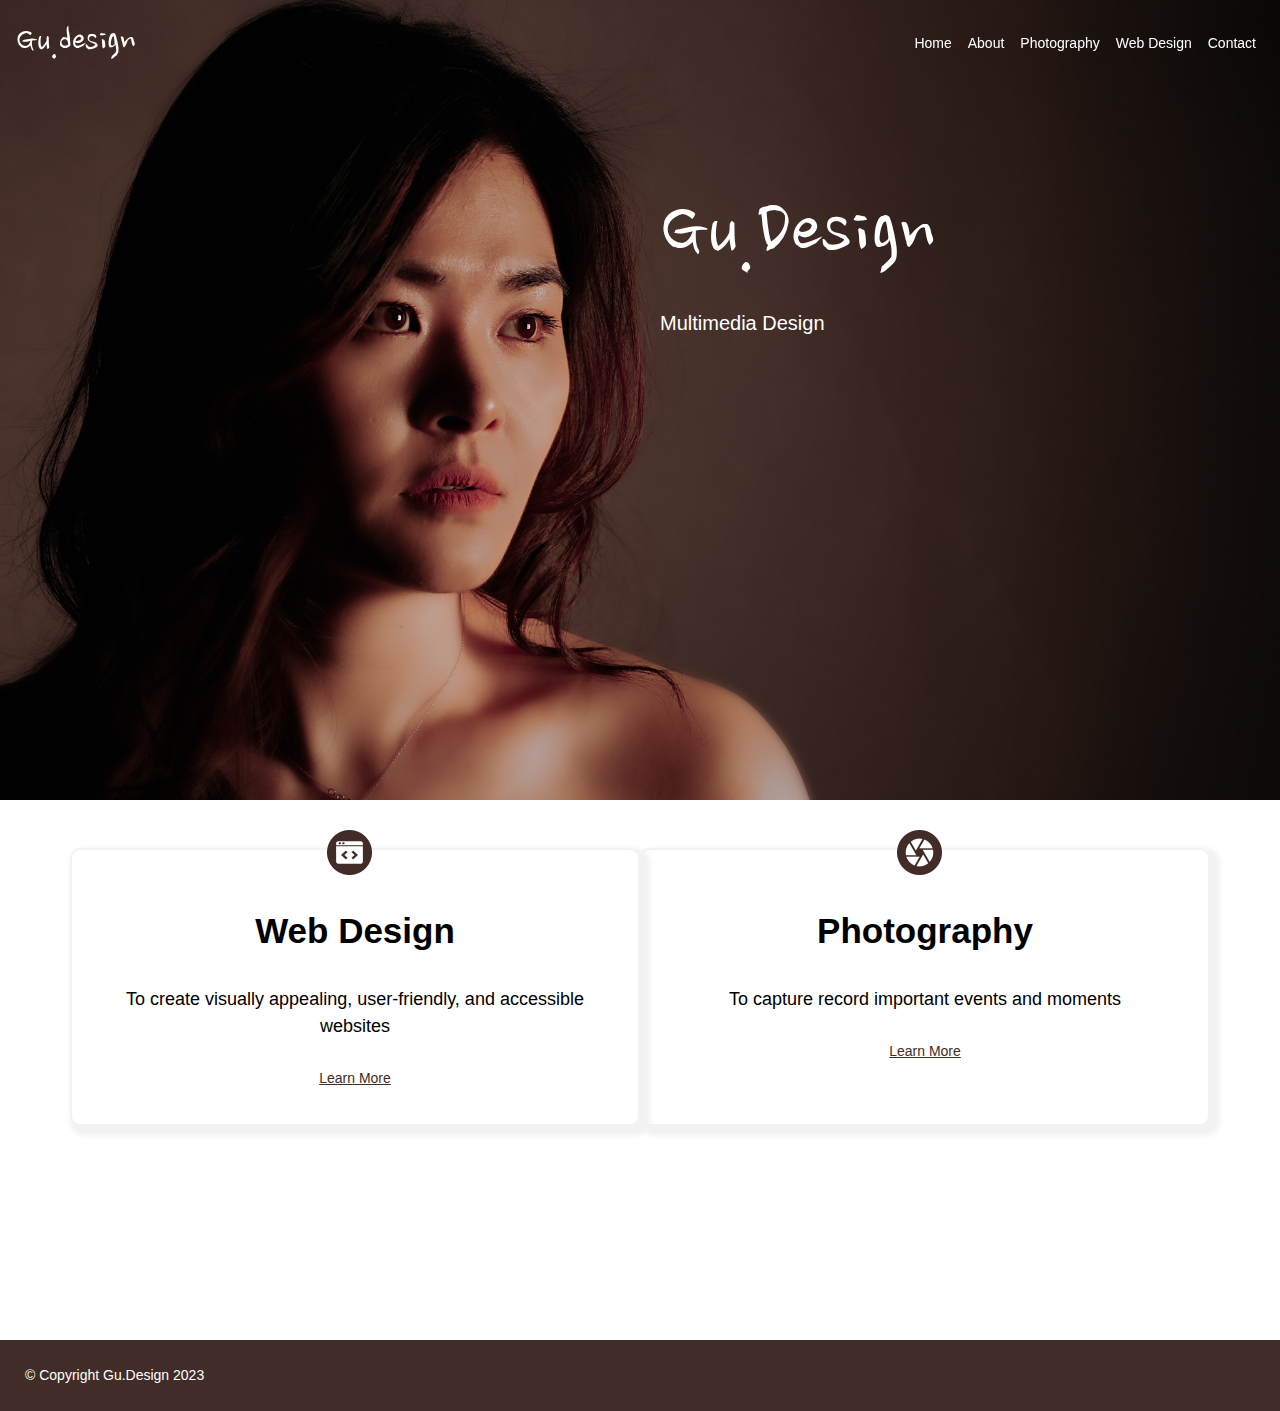
<file: index.html>
<!DOCTYPE html>
<html lang="en">
<head>
    <meta charset="UTF-8">
    <meta http-equiv="X-UA-Compatible" content="IE=edge">
    <meta name="viewport" content="width=device-width, initial-scale=1.0">
    <title>Gu Design</title>
    <link rel="preconnect" href="https://fonts.googleapis.com">
    <link rel="preconnect" href="https://fonts.gstatic.com" crossorigin>
    <link href="https://fonts.googleapis.com/css2?family=Nanum+Brush+Script&family=Satisfy&display=swap" rel="stylesheet">
    <link href="https://cdn.jsdelivr.net/npm/bootstrap@5.3.0-alpha2/dist/css/bootstrap.min.css" 
    rel="stylesheet" integrity="sha384-aFq/bzH65dt+w6FI2ooMVUpc+21e0SRygnTpmBvdBgSdnuTN7QbdgL+OapgHtvPp" 
    crossorigin="anonymous">
    <link rel="stylesheet" href="https://stackpath.bootstrapcdn.com/bootstrap/4.3.1/css/bootstrap.min.css">
    <link rel="stylesheet" href="https://cdnjs.cloudflare.com/ajax/libs/animate.css/4.1.1/animate.min.css" />
    <link rel="stylesheet" href="css/style.css" />
 
</head>
<body>
  <div id="top">  <!-- skip links-->
    <ul class="skip-links">
      <li><a href="#nav">Skip to main nav</a></li>
      <li><a href="#main">Skip to main content</a></li>
     </ul> <!--end skip links-->

    <header role="banner">
       <!-- banner with text -->
      <div class="banner"></div>

      <div class="banner-text" itemscope itemtype="https://schema.org/Organization">
        <h1 class="text-white display-4" role="heading" itemprop="name">Gu.Design</h1>
        <p class="text-white">Multimedia Design</p>
      </div><!-- end banner with text -->
   
      <nav class="navbar navbar-expand-lg navbar-light fixed-top" role="navigation">  <!-- hambergur menu -->
      
          <a class="navbar-brand text-white animate__animated animate__pulse" href="index.html" aria-label="to home page">Gu.design</a>
          <button class="navbar-toggler" type="button" data-toggle="collapse" data-target="#navbarContent">
            <span class="navbar-toggler-icon"></span>
          </button>

          <div class="collapse navbar-collapse" id="navbarContent">
            <ul class="navbar-nav  ml-auto">
               <li class="nav-item">
                 <a class="nav-link text-white nav-link active" href="index.html" aria-label="to home page">Home</a>
               </li>
               <li class="nav-item">
                 <a class="nav-link text-white" href="about.html" aria-label="to about page">About</a>
               </li>
               <li class="nav-item">
                 <a class="nav-link text-white" href="photography.html" aria-label="to photography page">Photography</a>
               </li>
               <li class="nav-item">
                 <a class="nav-link text-white" href="web.html" aria-label="to web design page">Web Design</a>
               </li>
               <li class="nav-item">
                 <a class="nav-link text-white" href="contact.html" aria-label="to contact page">Contact</a>
               </li>
            </ul>
          </div>
      </nav>  <!-- end hambergur menu -->
    </header>

    <main role="main">
      <div class="container"><!-- two item with two icons and some text  -->
        <div class="row column-gap-md-4 column-gap-lg-5  ">
          <div class="section mt-5 mb-md-5  col-md bg-secondary-subtle">
            <img src="images/icon-code.png" alt="code icon" aria-details="code-icon">
            <h2>Web Design</h2>
            <p>To create visually appealing, user-friendly, and accessible websites</p>
            <a href="web.html" aria-label="to web design page"> Learn More</a>
          </div>           
    
          <div class="section mt-5 mb-5 mb-md-5 col-md bg-secondary-subtle">
            <img src="images/icon-camera.png" alt="camera icon" aria-details="camera-icon">
             <h2>Photography</h2>
             <p>To capture record important events and moments</p>
             <a  href="photography.html" aria-label="to photography page"> Learn More</a>
          </div>           
        </div> <!--end two item with two icons and some text -->
      </div> 
     </main>

    <footer role="contentinfo" ><!-- footer -->
      <div class="footer text-white">
        &#169;  Copyright Gu.Design 2023 <a href="#top">Back to Top</a>
      </div>
    </footer><!--end footer -->
    <script src="https://code.jquery.com/jquery-3.3.1.slim.min.js"></script>
    <script src="https://cdnjs.cloudflare.com/ajax/libs/popper.js/1.14.7/umd/popper.min.js"></script>
    <script src="https://stackpath.bootstrapcdn.com/bootstrap/4.3.1/js/bootstrap.min.js"></script>
    <script src="https://cdn.jsdelivr.net/npm/bootstrap@5.3.0-alpha2/dist/js/bootstrap.bundle.min.js" 
    integrity="sha384-qKXV1j0HvMUeCBQ+QVp7JcfGl760yU08IQ+GpUo5hlbpg51QRiuqHAJz8+BrxE/N" crossorigin="anonymous">
    </script>
  </div>
</body>
</html>
</file>
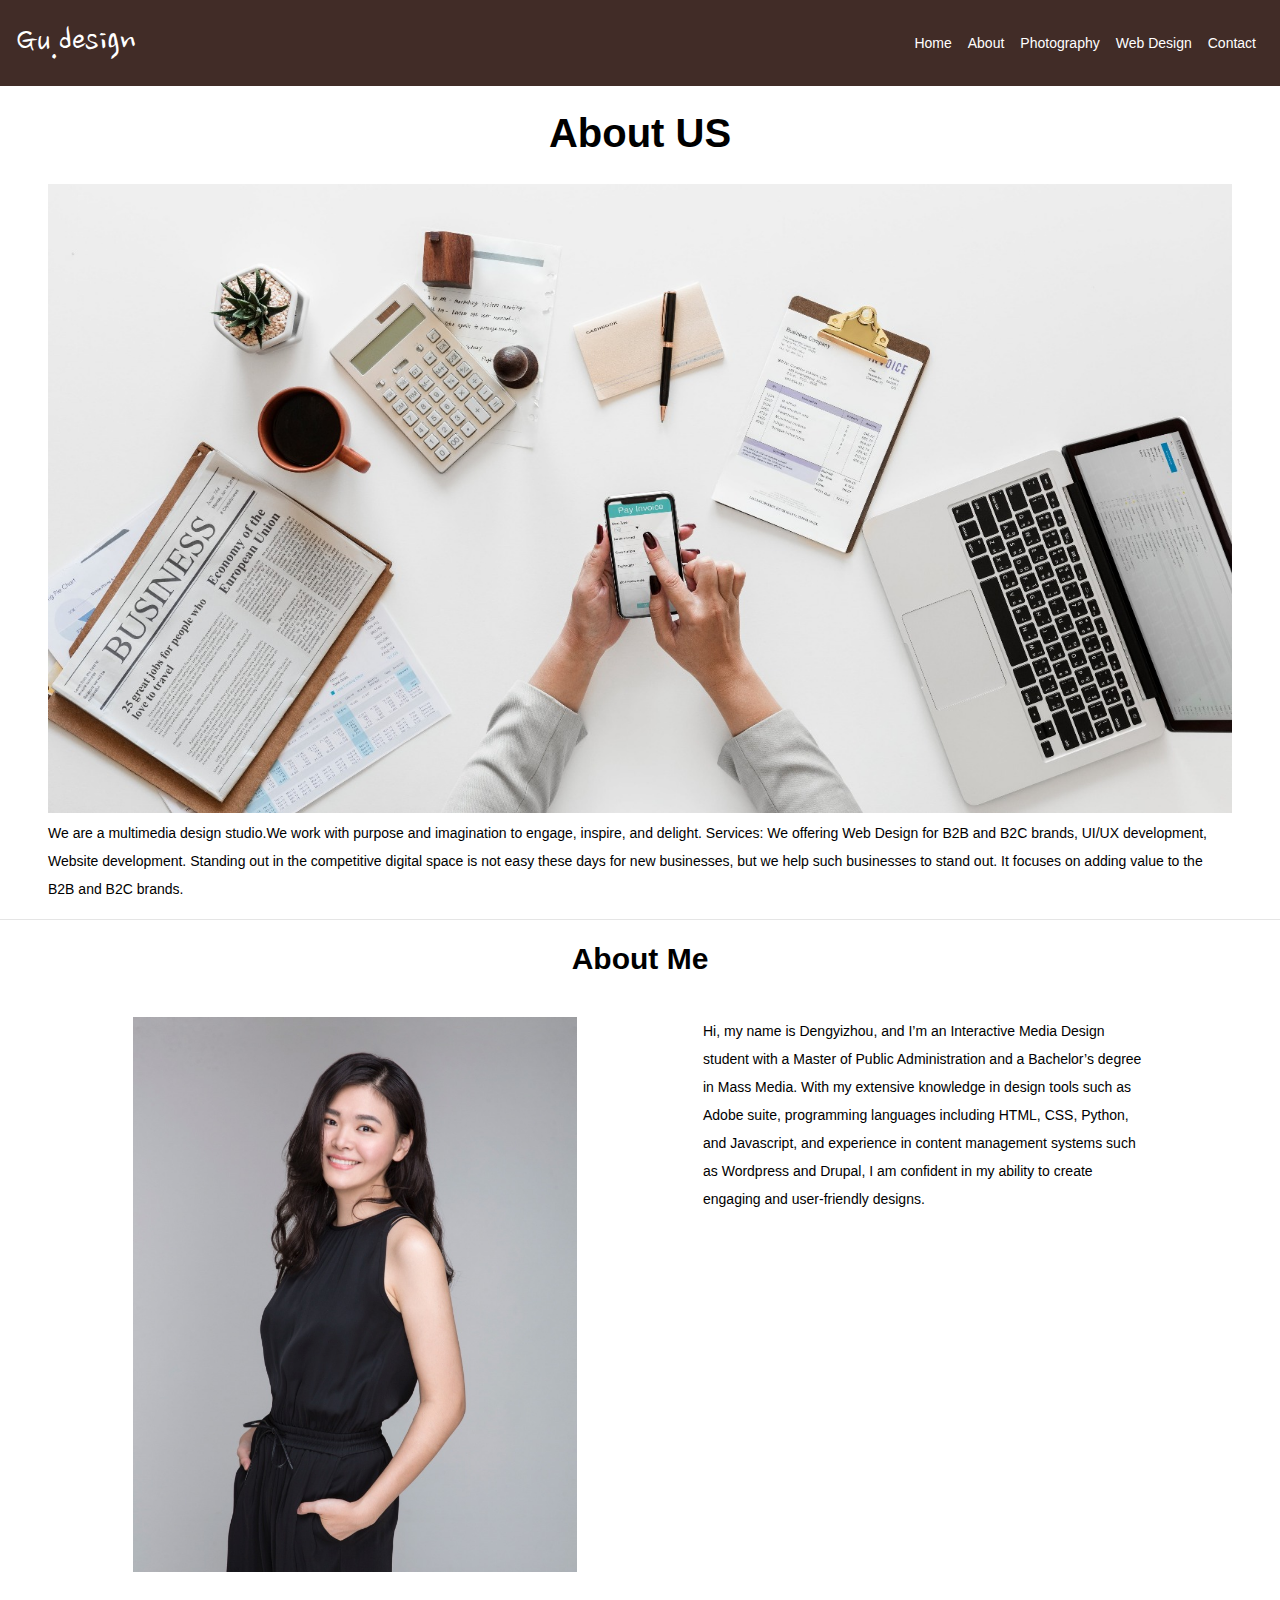
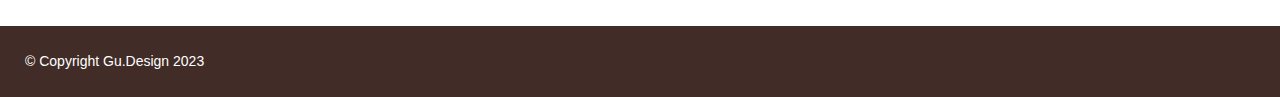
<file: about.html>
<!DOCTYPE html>
<html lang="en">
<head>
    <meta charset="UTF-8">
    <meta http-equiv="X-UA-Compatible" content="IE=edge">
    <meta name="viewport" content="width=device-width, initial-scale=1.0">
    <title>Gu Design</title>
    <link rel="preconnect" href="https://fonts.googleapis.com">
    <link rel="preconnect" href="https://fonts.gstatic.com" crossorigin>
    <link href="https://fonts.googleapis.com/css2?family=Nanum+Brush+Script&family=Satisfy&display=swap" rel="stylesheet">
    <link href="https://cdn.jsdelivr.net/npm/bootstrap@5.3.0-alpha2/dist/css/bootstrap.min.css" 
    rel="stylesheet" integrity="sha384-aFq/bzH65dt+w6FI2ooMVUpc+21e0SRygnTpmBvdBgSdnuTN7QbdgL+OapgHtvPp" 
    crossorigin="anonymous">
    <link rel="stylesheet" href="https://stackpath.bootstrapcdn.com/bootstrap/4.3.1/css/bootstrap.min.css">
    <link rel="stylesheet" href="https://cdnjs.cloudflare.com/ajax/libs/animate.css/4.1.1/animate.min.css" />
    <link rel="stylesheet" href="css/style.css" />
</head>

<body>
  <div id="top"> <!-- skip links-->
    <ul class="skip-links">
     <li><a href="#nav">Skip to main nav</a></li>
     <li><a href="#main">Skip to main content</a></li>
    </ul> <!--end skip links-->

    <header class="about-page" role="banner">
        <!-- hambergur menu and nav bar by bootstrap-->

        <nav class="navbar navbar-expand-lg navbar-light fixed-top " role="navigation">
      
            <a class="navbar-brand text-white animate__animated animate__pulse" href="index.html" aria-label="to home page">Gu.design</a>

            <button class="navbar-toggler" type="button" data-toggle="collapse" data-target="#navbarContent">
              <span class="navbar-toggler-icon"></span>
            </button>
  
            <div class="collapse navbar-collapse" id="navbarContent">
              <ul class="navbar-nav ml-auto">
                <li class="nav-item">
                  <a class="nav-link text-white" href="index.html" aria-label="to home page">Home</a>
                </li>
                <li class="nav-item">
                  <a class="nav-link text-white" href="about.html" aria-label="to about page">About</a>
                </li>
                <li class="nav-item">
                  <a class="nav-link text-white" href="photography.html" aria-label="to photography page">Photography</a>
                </li>
                <li class="nav-item">
                    <a class="nav-link text-white" href="web.html" aria-label="to web design page">Web Design</a>
                  </li>
                <li class="nav-item">
                  <a class="nav-link text-white" href="contact.html" aria-label="to contact page">Contact</a>
                </li>
              </ul>
            </div>
        </nav><!-- end hambergur menu and nav bar by bootstrap-->
      
    </header>

    <main role="main">
        <section class="about"><!--about gu studio description with banner image-->
           <h1 class=" about-page text-center" role="heading">About US</h1>
           <picture> 
             <source srcset="images/about-image-1600_x_850.jpg,
                             images/about-image-2400_x_1275.jpg 1.5x,
                             images/about-image-3200_x_1698.jpg 2x"
                    media="(min-width: 992px)" />
      
             <source srcset="images/about-image-1000_x_600.jpg,
                             images/about-image-1500_x_900.jpg 1.5x,
                             images/about-image-2000_x_1200.jpg 2x"
                    media="(max-width: 991px)" />
             <img  src="images/about-image.jpg" class="about-banner px-5 px-md-5" alt="about page image" aria-details="about-page-banner">
           </picture>

           <p class="px-5 px-md-5 "> We are a multimedia design studio.We work with purpose and imagination to engage, inspire, and delight.
            Services: We offering Web Design for B2B and B2C brands, UI/UX development, Website development.
            Standing out in the competitive digital space is not easy these days for new businesses, 
            but we help such businesses to stand out. It focuses on adding value to the B2B and B2C brands.
           </p>
        </section><!-- end about gu studio description with banner image-->
        <hr>
       <section class="about-me"> <!--about myself description with my image-->
         <h2>About Me</h2>
         <div class="container">
           <div class="row ">
              <div class="col-md">
                <picture> 
                  <source srcset="images/my-pic-800_x_1000.jpeg,
                                  images/my-pic-1200_x_1500.jpeg 1.5x,
                                  images/my-pic-1600_x_2000.jpeg 2x"
                         media="(min-width: 992px)" />
           
                  <source srcset="images/my-pic-900_x_1100.jpeg,
                                  images/my-pic-1350_x_1649.jpeg 1.5x,
                                  images/my-pic-1800_x_2200.jpeg 2x"
                         media="(max-width: 991px)" />
                  <img class="px-5 pb-md-5 pt-md-4" src="images/my-pic.jpeg" alt="my pic" aria-details="about-page-my-image">
                </picture> 
              </div>
              <div class="mb-5 col-md">
                 <p class="px-5 pt-4 ">Hi, my name is Dengyizhou, and I’m an Interactive Media Design student with a Master of Public Administration and a Bachelor’s degree in Mass Media. 
                          With my extensive knowledge in design tools such as Adobe suite, programming languages including HTML, CSS, Python, and Javascript, 
                          and experience in content management systems such as Wordpress and Drupal, I am confident in my ability to create engaging and user-friendly designs.
                </p>
              </div>
           </div>
         </div>  
       </section><!--end about myself description with my image-->
    </main>

    <footer role="contentinfo"> <!-- footer -->
        <div class="footer text-white">
          &#169;  Copyright Gu.Design 2023 <a href="#top">Back to Top</a>
        </div>
      </footer> <!--end footer -->
      <script src="https://code.jquery.com/jquery-3.3.1.slim.min.js"></script>
      <script src="https://cdnjs.cloudflare.com/ajax/libs/popper.js/1.14.7/umd/popper.min.js"></script>
      <script src="https://stackpath.bootstrapcdn.com/bootstrap/4.3.1/js/bootstrap.min.js"></script>
      <script src="https://cdn.jsdelivr.net/npm/bootstrap@5.3.0-alpha2/dist/js/bootstrap.bundle.min.js" 
      integrity="sha384-qKXV1j0HvMUeCBQ+QVp7JcfGl760yU08IQ+GpUo5hlbpg51QRiuqHAJz8+BrxE/N" crossorigin="anonymous">
      </script>
  </div>
  </body>
  </html>
</file>
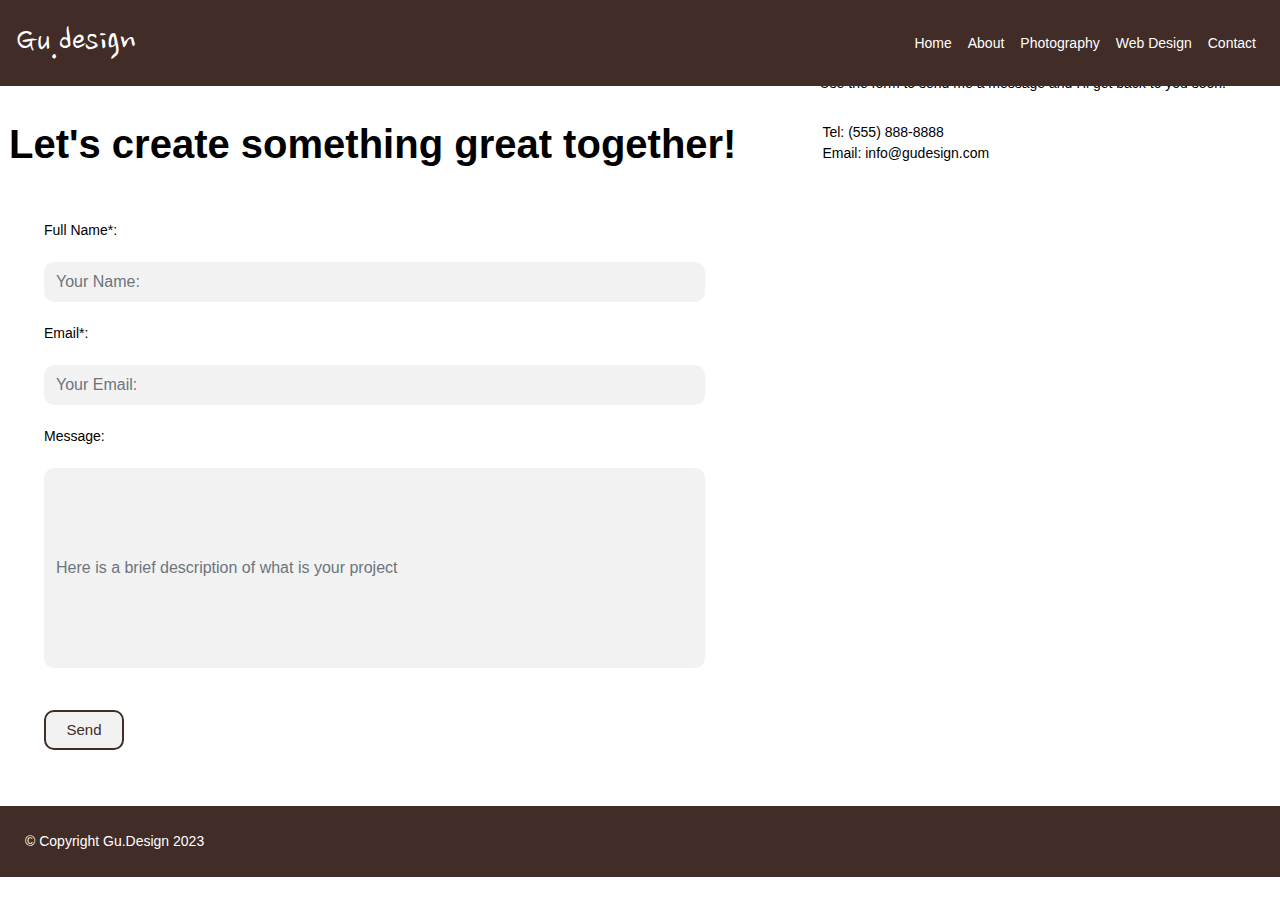
<file: contact.html>
<!DOCTYPE html>
<html lang="en">
<head>
    <meta charset="UTF-8">
    <meta http-equiv="X-UA-Compatible" content="IE=edge">
    <meta name="viewport" content="width=device-width, initial-scale=1.0">
    <title>Gu Design</title>
    <link rel="preconnect" href="https://fonts.googleapis.com">
    <link rel="preconnect" href="https://fonts.gstatic.com" crossorigin>
    <link href="https://fonts.googleapis.com/css2?family=Nanum+Brush+Script&family=Satisfy&display=swap" rel="stylesheet">
    <link href="https://cdn.jsdelivr.net/npm/bootstrap@5.3.0-alpha2/dist/css/bootstrap.min.css" 
    rel="stylesheet" integrity="sha384-aFq/bzH65dt+w6FI2ooMVUpc+21e0SRygnTpmBvdBgSdnuTN7QbdgL+OapgHtvPp" 
    crossorigin="anonymous">
    <link rel="stylesheet" href="https://stackpath.bootstrapcdn.com/bootstrap/4.3.1/css/bootstrap.min.css">
    <link rel="stylesheet" href="https://cdnjs.cloudflare.com/ajax/libs/animate.css/4.1.1/animate.min.css" />
    <link rel="stylesheet" href="css/style.css" />
</head>

<body>
  <div  id="top"> <!-- skip links-->
    <ul class="skip-links">
     <li><a href="#nav">Skip to main nav</a></li>
     <li><a href="#main">Skip to main content</a></li>
    </ul> <!--end skip links-->

    <header class="contact-page" role="banner">
        <!-- hambergur menu and nav bar by bootstrap-->
        <nav class="navbar navbar-expand-lg navbar-light fixed-top" role="navigation">
      
            <a class="navbar-brand text-white animate__animated animate__pulse" href="index.html" aria-label="to home page">Gu.design</a>

            <button class="navbar-toggler" type="button" data-toggle="collapse" data-target="#navbarContent">
              <span class="navbar-toggler-icon"></span>
            </button>
  
            <div class="collapse navbar-collapse" id="navbarContent">
              <ul class="navbar-nav ml-auto">
                <li class="nav-item">
                  <a class="nav-link text-white" href="index.html" aria-label="to home page">Home</a>
                </li>
                <li class="nav-item">
                  <a class="nav-link text-white" href="about.html" aria-label="to about page">About</a>
                </li>
                <li class="nav-item">
                  <a class="nav-link text-white" href="photography.html" aria-label="to photography page">Photography</a>
                </li>
                <li class="nav-item">
                    <a class="nav-link text-white" href="web.html" aria-label="to web design page">Web Design</a>
                </li>
                <li class="nav-item">
                  <a class="nav-link text-white" href="contact.html" aria-label="to contact page">Contact</a>
                </li>
              </ul>
            </div>
        </nav> <!-- end hambergur menu and nav bar by bootstrap-->
    </header>

<main role="main">   <!--contact form bootstrap grid-->
    <div class="contact-info row">
        <!--contact information -->
       <h1 class="contact-page text-center" role="heading">Let's create something great together!</h1>

       <div class="col-md my-3 mt-md-4 mx-md-3" itemscope itemtype="https://schema.org/LocalBusiness">
       <p>Ready to chat about your design needs or just want to say "Hello"?</p>
       <p>Use the form to send me a message and I'll get back to you soon. </p>
        <ul itemprop="contactPoint" class="col-md ms-3 mt-md-4 mx-md-3" >
         <li >Tel: (555) 888-8888 </li>
         <li >Email: info@gudesign.com</li>
        </ul>
      </div>  <!--end contact information -->
      <!--contact form -->
      <div class="form col-md-7 my-3 mt-md-4 mx-md-3">
        <form action="/action_page.php" role="form">
            <label for="fname">Full Name*:</label><br><br>
            <input class="form-control" type="text" id="fname" name="fname" placeholder="Your Name:"><br>
            <label for="email">Email*:</label><br><br>
            <input class="form-control" type="text" id="email" name="email" placeholder="Your Email:"><br>
            <label for="message">Message:</label><br><br>
            <input class="form-control" type="text" id="message" name="message" placeholder="Here is a brief description of what is your project"><br><br>
            <button class="form-control" type="button"> Send </button>
        </form><!--end contact form -->
      </div>
    </div>
</main>
 
<footer role="contentinfo"> <!-- footer -->
    <div class="footer text-white">
      &#169;  Copyright Gu.Design 2023 <a href="#top">Back to Top</a>
    </div>
</footer> <!--end footer -->
  <script src="https://code.jquery.com/jquery-3.3.1.slim.min.js"></script>
  <script src="https://cdnjs.cloudflare.com/ajax/libs/popper.js/1.14.7/umd/popper.min.js"></script>
  <script src="https://stackpath.bootstrapcdn.com/bootstrap/4.3.1/js/bootstrap.min.js"></script>
  <script src="https://cdn.jsdelivr.net/npm/bootstrap@5.3.0-alpha2/dist/js/bootstrap.bundle.min.js" 
  integrity="sha384-qKXV1j0HvMUeCBQ+QVp7JcfGl760yU08IQ+GpUo5hlbpg51QRiuqHAJz8+BrxE/N" crossorigin="anonymous">
  </script>
  </div>
</body>
</html>
</file>
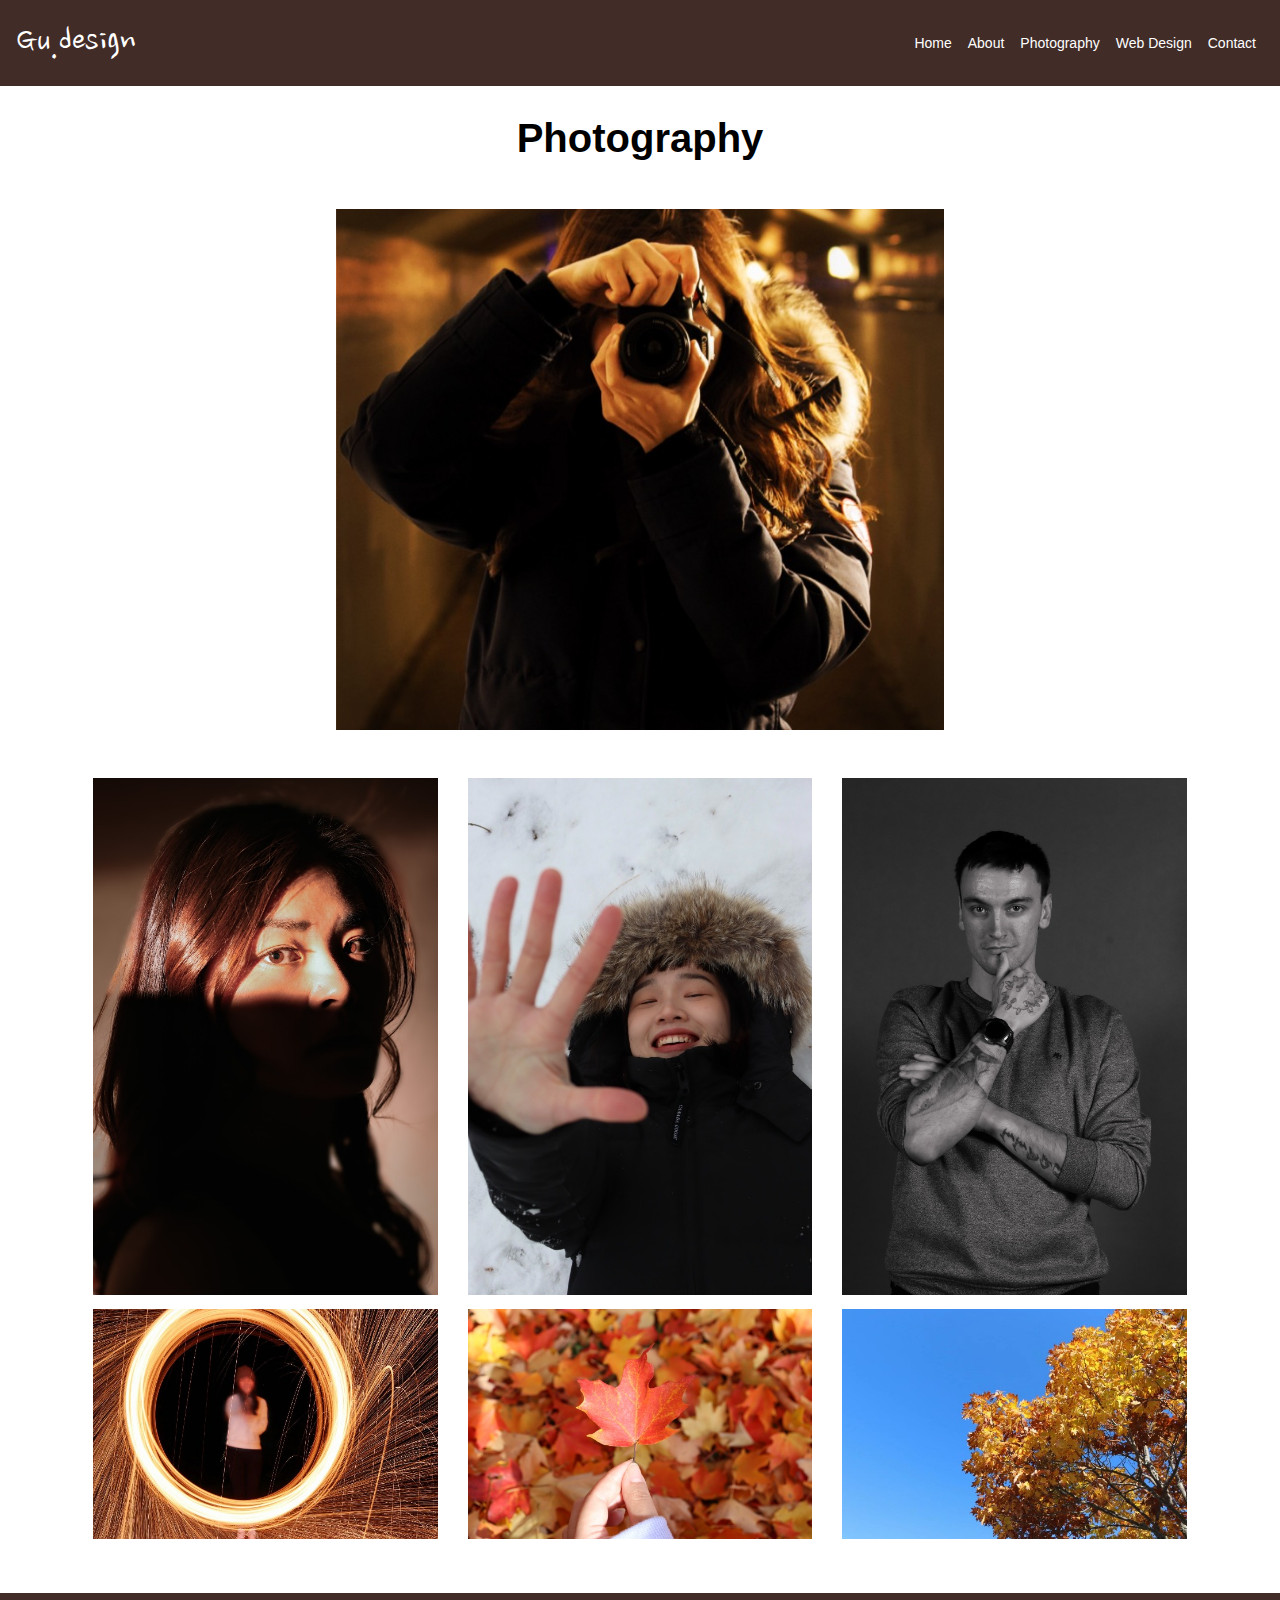
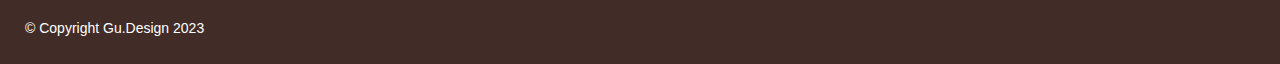
<file: photography.html>
<!DOCTYPE html>
<html lang="en">
<head>
    <meta charset="UTF-8">
    <meta http-equiv="X-UA-Compatible" content="IE=edge">
    <meta name="viewport" content="width=device-width, initial-scale=1.0">
    <title>Gu Design</title>
    <link rel="preconnect" href="https://fonts.googleapis.com">
    <link rel="preconnect" href="https://fonts.gstatic.com" crossorigin>
    <link href="https://fonts.googleapis.com/css2?family=Nanum+Brush+Script&family=Satisfy&display=swap" rel="stylesheet">

    <link href="https://cdn.jsdelivr.net/npm/bootstrap@5.3.0-alpha2/dist/css/bootstrap.min.css" 
    rel="stylesheet" integrity="sha384-aFq/bzH65dt+w6FI2ooMVUpc+21e0SRygnTpmBvdBgSdnuTN7QbdgL+OapgHtvPp" 
    crossorigin="anonymous">
    <link rel="stylesheet" href="https://stackpath.bootstrapcdn.com/bootstrap/4.3.1/css/bootstrap.min.css">
    <link rel="stylesheet" href="https://cdnjs.cloudflare.com/ajax/libs/animate.css/4.1.1/animate.min.css" />
    <link rel="stylesheet" href="css/style.css" />    
</head>

<body>
  <div id="top">  <!-- skip links-->
    <ul class="skip-links">
     <li><a href="#nav">Skip to main nav</a></li>
     <li><a href="#main">Skip to main content</a></li>
    </ul>  <!--end skip links-->

    <header class="photography-page" role="banner">
       <!-- hambergur menu and nav bar by bootstrap-->
        <nav class="navbar navbar-expand-lg navbar-light fixed-top " role="navigation">
      
            <a class="navbar-brand text-white animate__animated animate__pulse" href="index.html" aria-label="to home page">Gu.design</a>

            <button class="navbar-toggler" type="button" data-toggle="collapse" data-target="#navbarContent">
              <span class="navbar-toggler-icon"></span>
            </button>
  
            <div class="collapse navbar-collapse" id="navbarContent">
              <ul class="navbar-nav ml-auto">
                <li class="nav-item">
                  <a class="nav-link text-white" href="index.html" aria-label="to home page">Home</a>
                </li>
                <li class="nav-item">
                  <a class="nav-link text-white" href="about.html" aria-label="to about page">About</a>
                </li>
                <li class="nav-item">
                  <a class="nav-link text-white" href="photography.html" aria-label="to photography page">Photography</a>
                </li>
                <li class="nav-item">
                    <a class="nav-link text-white" href="web.html" aria-label="to web design page">Web Design</a>
                </li>
                <li class="nav-item">
                  <a class="nav-link text-white" href="contact.html" aria-label="to contact page">Contact</a>
                </li>
              </ul>
            </div>
        </nav><!-- end hambergur menu and nav bar by bootstrap-->
    </header>
   <main role="main">
     <h1 class="portfolio-title text-center" role="heading">Photography</h1>

     <picture> <!-- photography case studies with bootstrap grid -->
       <source srcset="images/pic-700_x_600.jpeg,
                       images/pic-1050_x_900.jpeg 1.5x,
                       images/pic-1400_x_1200.jpeg 2x"
              media="(min-width: 992px)" />

       <source srcset="images/pic-990_x_990.jpeg,
                      images/pic-1485_x_1485.jpeg 1.5x,
                      images/pic-1980_x_1980.jpeg 2x"
              media="(max-width: 991px)" />
       <img class="portfolio px-3" src="images/pic.jpeg" alt="photo banner" aria-details="photography-banner">
     </picture>
    
    <div class="container"> 
      <div class="row px-sm-2">
        <div class="col-md-4">
          <picture> 
            <source srcset="images/pic1-600_x_900.jpeg,
                            images/pic1-900_x_1350.jpeg 1.5x,
                            images/pic1-1200_x_1800.jpeg 2x"
                    media="(min-width: 992px)" />
      
            <source srcset="images/pic1-768_x_1000.jpeg,
                            images/pic1-1152_x_1500.jpeg 1.5x,
                            images/pic1-1536_x_1998.jpeg 2x"
                    media="(max-width: 991px)" />

          <img class="pt-4 pt-md-5" src="images/pic1.jpeg" alt="portfolio1" aria-details="portfolio1">
          </picture>
        </div>

        <div class="col-md-4">
          <picture> 
            <source srcset="images/pic3-600_x_900.jpeg,
                            images/pic3-900_x_1350.jpeg 1.5x,
                            images/pic3-1200_x_1800.jpeg 2x"
                    media="(min-width: 992px)" />
      
            <source srcset="images/pic3-768_x_1000.jpeg,
                            images/pic3-1152_x_1500.jpeg 1.5x,
                            images/pic3-1536_x_2000.jpeg 2x"
                    media="(max-width: 991px)" />

           <img class="pt-4 pt-md-5" src="images/pic3.jpeg" alt="portfolio2" aria-details="portfolio2">
          </picture>
        </div>
        

        <div class="col-md-4">
          <picture> 
            <source srcset="images/pic4-600_x_900.jpeg,
                            images/pic4-900_x_1350.jpeg 1.5x,
                            images/pic4-1200_x_1800.jpeg 2x"
                    media="(min-width: 992px)" />
      
            <source srcset="images/pic4-768_x_1000.jpeg,
                            images/pic4-1152_x_1500.jpeg 1.5x,
                            images/pic4-1536_x_2000.jpeg 2x"
                    media="(max-width: 991px)" />
           <img class="pt-4 pt-md-5 " src="images/pic4.jpeg" alt="portfolio3" aria-details="portfolio3">
          </picture>
        </div>
        
        <div class="col-md-4">
          <picture> 
            <source srcset="images/pic2-600_x_400.jpeg,
                            images/pic2-900_x_600.jpeg 1.5x,
                            images/pic2-1200_x_800.jpeg 2x"
                    media="(min-width: 992px)" />
      
            <source srcset="images/pic2-768_x_500.jpeg,
                            images/pic2-1152_x_750.jpeg 1.5x,
                            images/pic2-1536_x_1000.jpeg 2x"
                    media="(max-width: 991px)" />
           <img class="pt-4 pt-md-2 mb-md-5 " src="images/pic2.jpeg" alt="portfolio4" aria-details="portfolio4">
          </picture>
        </div>

        <div class="col-md-4">
          <picture> 
            <source srcset="images/pic5-600_x_400.jpeg,
                            images/pic5-900_x_600.jpeg 1.5x,
                            images/pic5-1200_x_800.jpeg 2x"
                    media="(min-width: 992px)" />
      
            <source srcset="images/pic5-768_x_500.jpeg,
                            images/pic5-1152_x_750.jpeg 1.5x,
                            images/pic5-1536_x_1000.jpeg 2x"
                    media="(max-width: 991px)" />
           <img class="pt-4 pt-md-2" src="images/pic5.jpeg" alt="portfolio5" aria-details="portfolio5">
          </picture>
        </div>

        <div class="col-md-4">
          <picture> 
            <source srcset="images/pic7-600_x_400.jpeg,
                            images/pic7-900_x_600.jpeg 1.5x,
                            images/pic7-1200_x_800.jpeg 2x"
                    media="(min-width: 992px)" />
      
            <source srcset="images/pic7-768_x_500.jpeg,
                            images/pic7-1152_x_750.jpeg 1.5x,
                            images/pic7-1536_x_1000.jpeg 2x"
                    media="(max-width: 991px)" />
          <img class="pt-4 mb-5 pt-md-2  mb-md-5 " src="images/pic7.jpeg" alt="portfolio6" aria-details="portfolio6">
          </picture>
        </div> 
       
      </div>
    </div><!--end photography case studies with bootstrap grid -->
   </main>

   <footer role="contentinfo" > <!-- footer -->
    <div class="footer text-white" >
      &#169;  Copyright Gu.Design 2023 <a href="#top">Back to Top</a>
    </div>
   </footer> <!--end footer -->
    <script src="https://code.jquery.com/jquery-3.3.1.slim.min.js"></script>
    <script src="https://cdnjs.cloudflare.com/ajax/libs/popper.js/1.14.7/umd/popper.min.js"></script>
    <script src="https://stackpath.bootstrapcdn.com/bootstrap/4.3.1/js/bootstrap.min.js"></script>
    <script src="https://cdn.jsdelivr.net/npm/bootstrap@5.3.0-alpha2/dist/js/bootstrap.bundle.min.js" 
    integrity="sha384-qKXV1j0HvMUeCBQ+QVp7JcfGl760yU08IQ+GpUo5hlbpg51QRiuqHAJz8+BrxE/N" crossorigin="anonymous">
    </script>
  </div>
</body>
</html>
</file>
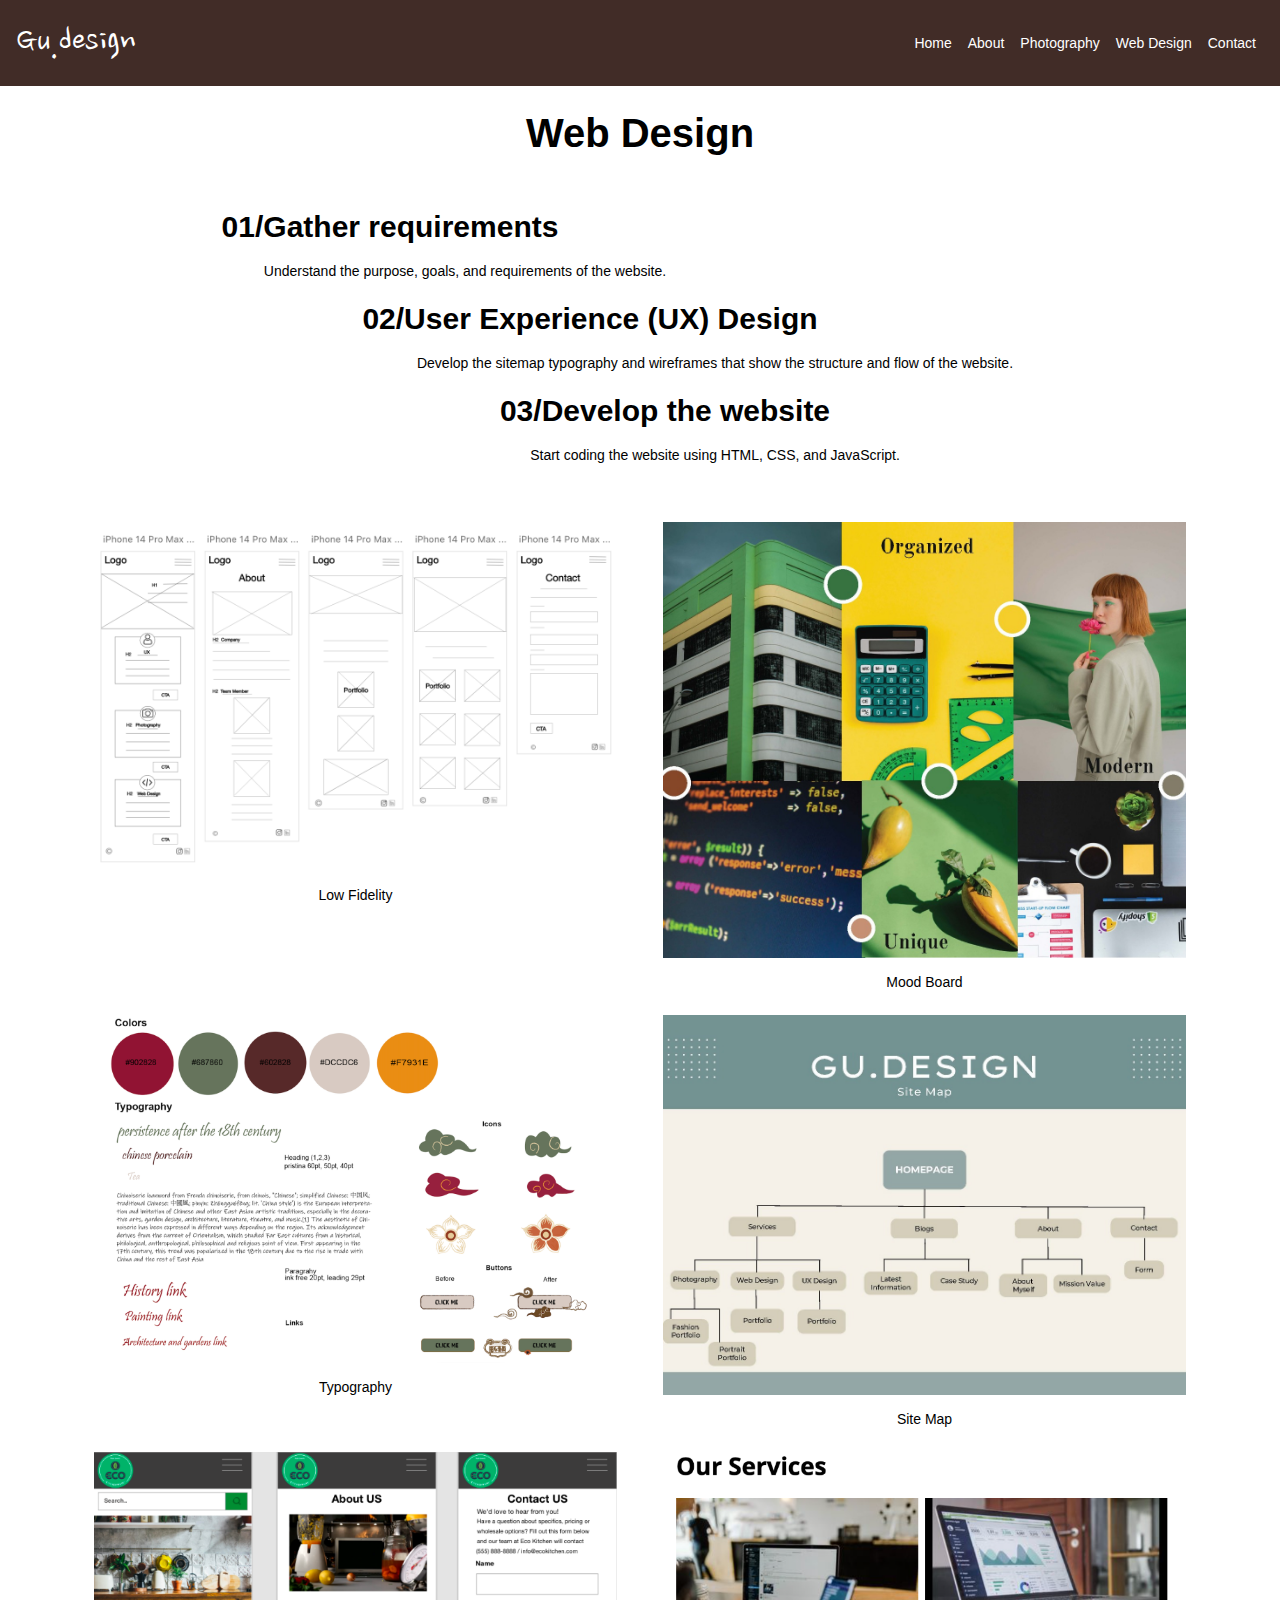
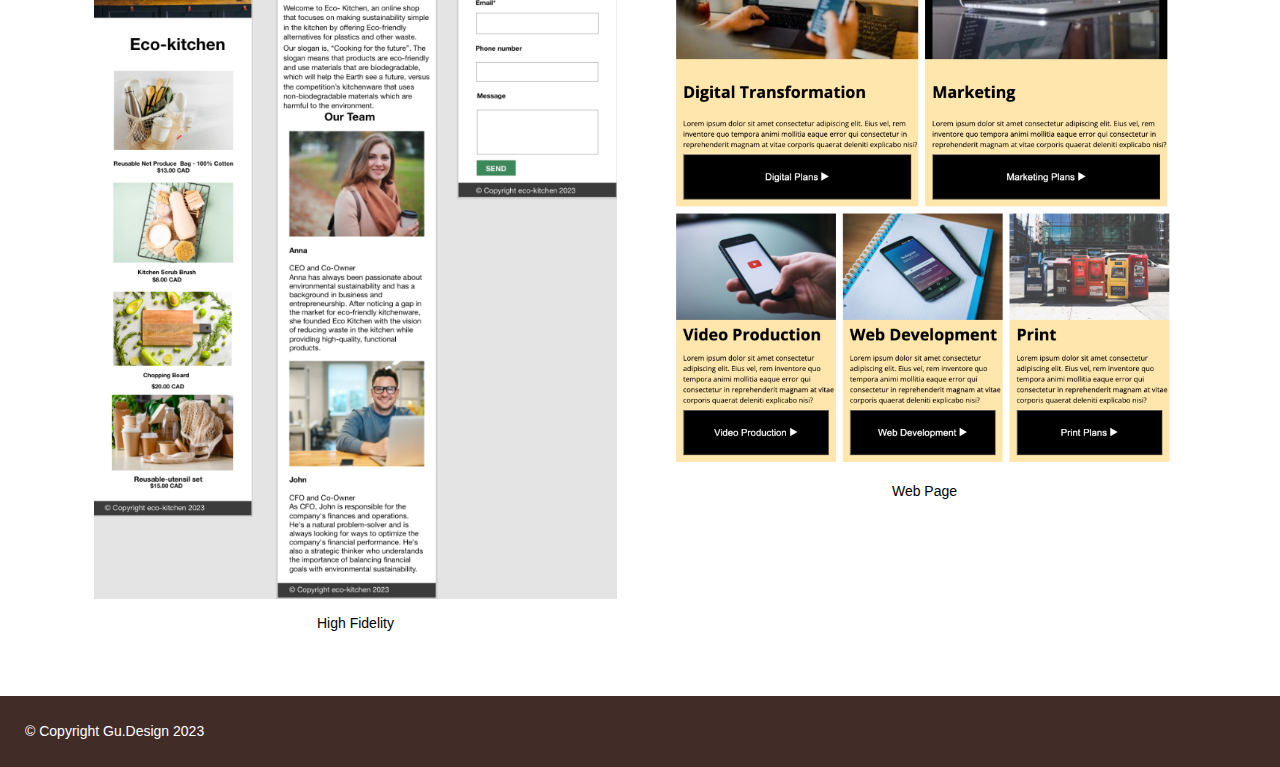
<file: web.html>
<!DOCTYPE html>
<html lang="en">
<head>
    <meta charset="UTF-8">
    <meta http-equiv="X-UA-Compatible" content="IE=edge">
    <meta name="viewport" content="width=device-width, initial-scale=1.0">
    <title>Gu Design</title>
    <link rel="preconnect" href="https://fonts.googleapis.com">
    <link rel="preconnect" href="https://fonts.gstatic.com" crossorigin>
    <link href="https://fonts.googleapis.com/css2?family=Nanum+Brush+Script&family=Satisfy&display=swap" rel="stylesheet">
    <link href="https://cdn.jsdelivr.net/npm/bootstrap@5.3.0-alpha2/dist/css/bootstrap.min.css" 
    rel="stylesheet" integrity="sha384-aFq/bzH65dt+w6FI2ooMVUpc+21e0SRygnTpmBvdBgSdnuTN7QbdgL+OapgHtvPp" 
    crossorigin="anonymous">
    <link rel="stylesheet" href="https://stackpath.bootstrapcdn.com/bootstrap/4.3.1/css/bootstrap.min.css">
    <link rel="stylesheet" href="https://cdnjs.cloudflare.com/ajax/libs/animate.css/4.1.1/animate.min.css" />
    <link rel="stylesheet" href="css/style.css" />
</head>

<body>
  <div id="top"> <!-- skip links-->
     <ul class="skip-links">
      <li><a href="#nav">Skip to main nav</a></li>
      <li><a href="#main">Skip to main content</a></li>
     </ul>  <!--end skip links-->

    <header class="web-page" role="banner">
       <!-- hambergur menu and nav bar by bootstrap-->

        <nav class="navbar navbar-expand-lg navbar-light fixed-top " role="navigation">
      
            <a class="navbar-brand text-white animate__animated animate__pulse" href="index.html" aria-label="to home page">Gu.design</a>

            <button class="navbar-toggler" type="button" data-toggle="collapse" data-target="#navbarContent">
              <span class="navbar-toggler-icon"></span>
            </button>
  
            <div class="collapse navbar-collapse" id="navbarContent">
              <ul class="navbar-nav ml-auto">
                <li class="nav-item">
                  <a class="nav-link text-white" href="index.html" aria-label="to home page">Home</a>
                </li>
                <li class="nav-item">
                  <a class="nav-link text-white" href="about.html" aria-label="to about page">About</a>
                </li>
                <li class="nav-item">
                  <a class="nav-link text-white" href="photography.html" aria-label="to photography page">Photography</a>
                </li>
                <li class="nav-item">
                    <a class="nav-link text-white" href="web.html" aria-label="to web design page">Web Design</a>
                  </li>
                <li class="nav-item">
                  <a class="nav-link text-white" href="contact.html" aria-label="to contact page">Contact</a>
                </li>
              </ul>
            </div>
        </nav> <!-- end hambergur menu and nav bar by bootstrap-->
      
    </header>

    <main role="main">
         <!-- web design H1-->
        <h1 class="web-page text-center" role="heading"> Web Design</h1>
        <div class="webdesign1 "> <!-- web design three processes with some description  -->
            <h2 class="web-content ">01/Gather requirements </h2>
            <p class="text-center">Understand the purpose, goals, and requirements of the website.</p>
        </div>

        <div class="webdesign2 ">
            <h2 class="web-process text-center  ">02/User Experience (UX) Design</h2>
            <p class="text-center">Develop the sitemap typography and wireframes that show the structure and flow of the website.</p>
        </div>

        <div class="webdesign3 mb-md-4 mb-lg-5 ">
            <h2 class="web-process text-center">03/Develop the website</h2>
            <p class="text-center">Start coding the website using HTML, CSS, and JavaScript.</p>
        </div><!-- end web design three processes with some description  -->
      
        <div class="container px-sm-3">  <!-- web design case studies with bootstrap grid -->
          <div class="row g-4  ">

            <div class="card col-md-6 bg-secondary-subtle border-0 rounded ">
              
              <picture> 
                <source srcset="images/lo-fi-1200_x_800.png,
                                images/lo-fi-1800_x_1200.png 1.5x,
                                images/lo-fi-2400_x_1600.png 2x"
                        media="(min-width: 992px)" />
          
                <source srcset="images/lo-fi-900_x_600.png,
                                images/lo-fi-1350_x_900.png 1.5x,
                                images/lo-fi-1800_x_1200.png 2x"
                        media="(max-width: 991px)" />
    
                <img class="p-2 card-img-top" src="images/lo-fi.png" alt="port1" aria-details="portfolio1">
              </picture>
              
              <p class=" card-text text-center">Low Fidelity</p>
              
            </div>

            <div class="card col-md-6 bg-secondary-subtle border-0 rounded">
              <picture> 
                <source srcset="images/mood-board-1200_x_1000.jpg,
                                images/mood-board-1800_x_1500.jpg 1.5x,
                                images/mood-board-2400_x_2000.jpg 2x"
                        media="(min-width: 992px)" />
          
                <source srcset="images/mood-board-1000_x_800.jpg,
                                images/mood-board-1500_x_1200.jpg 1.5x,
                                images/mood-board-2000_x_1600.jpg 2x"
                        media="(max-width: 991px)" />
                <img class="p-2 " src="images/mood-board.jpg" alt="port2" aria-details="portfolio2">
              </picture>
              
              <p class="text-center">Mood Board</p>
           
            </div>
        
            <div class="card col-md-6 bg-secondary-subtle border-0 rounded">
              <picture> 
                <source srcset="images/uxp1-1500_x_1000.png,
                                images/uxp1-2250_x_1500.png 1.5x,
                                images/uxp1-3000_x_2000.png 2x"
                        media="(min-width: 992px)" />
          
                <source srcset="images/uxp1-1300_x_850.png,
                                images/uxp1-1950_x_1275.png 1.5x,
                                images/uxp1-2600_x_1700.png 2x"
                        media="(max-width: 991px)" />
                <img class="p-2" src="images/uxp1.png" alt="port3" aria-details="portfolio3">
              </picture>
              <p class="text-center">Typography</p>
            </div>

            <div class="card col-md-6 bg-secondary-subtle border-0 rounded">
              <picture> 
                <source srcset="images/site-map-1100_x_800.jpg,
                                images/site-map-1648_x_1200.jpg 1.5x,
                                images/site-map-2200_x_1600.jpg 2x"
                        media="(min-width: 992px)" />
          
                <source srcset="images/site-map-1300_x_850.jpg,
                                images/site-map-1950_x_1275.jpg 1.5x,
                                images/site-map-2600_x_1700.jpg 2x"
                        media="(max-width: 991px)" />
                <img class="p-2" src="images/site-map.jpg" alt="port4" aria-details="portfolio4">
              </picture>
              <p class="text-center">Site Map</p>
            </div>
       

            <div class="card col-md-6 bg-secondary-subtle border-0 rounded  mb-md-5 ">
              <picture> 
                <source srcset="images/uxp2-700_x_1000.png,
                                images/uxp2-1050_x_1498.png 1.5x,
                                images/uxp2-1400_x_2000.png 2x"
                        media="(min-width: 992px)" />
          
                <source srcset="images/uxp2-842_x_1196.png,
                                images/uxp2-1263_x_1794.png 1.5x,
                                images/uxp2-1684_x_2392.png 2x"
                        media="(max-width: 991px)" />
                <img class="p-2" src="images/uxp2.png" alt="port5" aria-details="portfolio5">
              </picture>
              <p class="text-center">High Fidelity</p>
            </div>

            <div class="card col-md-6 bg-secondary-subtle border-0 rounded mb-5 mb-md-5">
              <picture> 
                <source srcset="images/web-case1-850_x_1000.png,
                                images/web-case1-1275_x_1500.png 1.5x,
                                images/web-case1-1700_x_1998.png 2x"
                        media="(min-width: 992px)" />
          
                <source srcset="images/web-case1-900_x_1100.png,
                                images/web-case1-1350_x_1650.png 1.5x,
                                images/web-case1-1800_x_2198.png 2x"
                        media="(max-width: 991px)" />
                <img class="p-2" src="images/web-case1.png" alt="port6" aria-details="portfolio6">
              </picture>
              <p class="text-center">Web Page</p>
            </div>

          </div>
        </div><!--end web design case studies with bootstrap grid -->
    </main>

    <footer role="contentinfo"> <!-- footer -->
        <div class="footer text-white">
          &#169;  Copyright Gu.Design 2023 <a href="#top">Back to Top</a>
        </div>
      </footer> <!--end footer -->
      <script src="https://code.jquery.com/jquery-3.3.1.slim.min.js"></script>
      <script src="https://cdnjs.cloudflare.com/ajax/libs/popper.js/1.14.7/umd/popper.min.js"></script>
      <script src="https://stackpath.bootstrapcdn.com/bootstrap/4.3.1/js/bootstrap.min.js"></script>
      <script src="https://cdn.jsdelivr.net/npm/bootstrap@5.3.0-alpha2/dist/js/bootstrap.bundle.min.js" 
      integrity="sha384-qKXV1j0HvMUeCBQ+QVp7JcfGl760yU08IQ+GpUo5hlbpg51QRiuqHAJz8+BrxE/N" crossorigin="anonymous">
      </script>
  </div>
</body>
</html>
</file>
<file: css/style.css>
:root {
  --bs-secondary-bg-subtle: #f2f2f2;
}
html, body, div, span, applet, object, iframe,
h1, h2, h3, h4, h5, h6, p, blockquote, pre,
a, abbr, acronym, address, big, cite, code,
del, dfn, em, img, ins, kbd, q, s, samp,
small, strike, strong, sub, sup, tt, var,
b, u, i, center,
dl, dt, dd, ol, ul, li,
fieldset, form, label, legend,
table, caption, tbody, tfoot, thead, tr, th, td,
article, aside, canvas, details, embed, 
figure, figcaption, footer, header, hgroup, 
menu, nav, output, ruby, section, summary,
time, mark, audio, video {
	margin: 0;
	padding: 0;
	border: 0;
	font-size: 100%;
	font: inherit;
	vertical-align: baseline;
}

article, aside, details, figcaption, figure, 
footer, header, hgroup, menu, nav, section {
	display: block;
}

a{
  text-decoration: none;
}

ol, ul {
	list-style: none;
}

blockquote, q {
	quotes: none;
}

/* Generic Styles */
main{
    min-height: 60vh;
}

body {
    background: white;
    font-family: 'Open Sans', sans-serif;
    font-size: 14px; /* this is 1em */
    line-height: 1.5;
    color: black;
    
}

h1 {
    font-size: 71px;
    line-height: 106px;
    font-weight: bold;
    margin-bottom: 18px;   
}

h2 {
    font-size: 48px;
    line-height: 1.5;
    font-weight: bold;
    margin-bottom: 12px;
    text-align: center;  
}

h3 {
    font-size: 32px;
    line-height: 1.5;
    font-weight: bold;
    margin-bottom: 12px;
    padding-left: 14px;
}

P {
    margin-bottom: 1em; /* font-size is 14, so 1em= 14px */   
}

img, object {
    max-width: 100%;
    height: auto;
    object-fit: cover;   
}

/* HOME PAGE STYLING */

.banner {
    background-image: url("../images/banner.jpeg");
    background-size: cover;
    height: 480px;
}

.navbar {
    background-color: transparent;
}

.navbar-toggler {
    border-color: white;
}

.navbar-toggler-icon {
    background-image: url("https://i.imgur.com/NzCJFXb.png");
    filter: invert(1);
  }

.navbar-brand {
    font-family:"Nanum Brush Script", sans-serif;
    font-size: 40px;
}

/* nav bar animation */
.navbar-nav .nav-link {
  position: relative;
}

.navbar-nav .nav-link::before {
  content: "";
  position: absolute;
  width: 100%;
  height: 2px;
  bottom: 0;
  left: 0;
  background-color:floralwhite;
  visibility: hidden;
  transform: scaleX(0);
  transition: all 0.3s ease-in-out 0s;
}

.navbar-nav .nav-link:hover::before {
  visibility: visible;
  transform: scaleX(1);
}/* end nav bar animation */

  /*banner text style*/
.banner-text {
    position: absolute;
    top: 30%;
    right: 0;
    transform: translateY(-50%);
    width: 50%;
    padding: 20px;
}
  
.banner-text h1 {
    font-family:"Nanum Brush Script", sans-serif;
} /*end banner text style*/

  /* h1 Animation */
.banner-text h1 {
  animation: fadeIn 2s;
}

@keyframes fadeIn {
  0% { opacity: 0; }
  100% { opacity: 1; }
} /* end h1 Animation */

.banner-text p {
    font-size: 20px; 
}

.banner-text p {
  animation: fadeIn 2s;
}

@keyframes fadeIn {
  0% { opacity: 0; }
  100% { opacity: 1; }
} 

 /*main content style*/
.section {
    border: 2px solid #f2f2f2;
    border-radius: 10px;
    box-shadow: 5px 5px 5px 5px #f2f2f2;
    padding:35px;
    text-align: center; 
}
  
.section img {
    position: absolute;
    top: -20px;
    left: 45%; 
    width: 45px;
    height: 45px;
}
  
.section h2 {
    margin-top: 20px;
    margin-bottom: 28px;
    font-size: 35px;
}
  
.section p {
    font-size: 18px;
    margin-top: 10px;
    margin-bottom: 28px;
}

.section a{
    color: #412C27;
    text-decoration: underline;
    text-decoration-color:#412C27;
}/* end main content style*/

.footer{
    padding: 25px;
    background-color: #412C27;
}/*END HOME PAGE STYLING */

/* ABOUT PAGE STYLING */
.about-page .navbar{
    background-color:#412C27 ;
}

h1.about-page{
    margin-top: 80px;
    font-size: 40px;
}

.about-banner{
   margin-top: -20px;
}

.about p{
   line-height: 2;
}

.about-me p{
   line-height: 2;
}/* END ABOUT PAGE STYLING */

/* CONTACT PAGE STYLING */
.contact-page .navbar{
   background-color:#412C27 ;
}

h1.contact-page {
   margin-top: 110px;
   font-size: 40px;
   padding-left: 24px;
   padding-right: 24px;
   line-height: 1.7;
}

.contact-info p{
    margin-left: 28px;
    margin-bottom: 28px;
}

.form label{ 
   padding-left: 28px;
}

.form input { 
    width: 90%;
    height: 40px;
    margin-left: 28px;
    border:   #f5f8fc;
    background-color: #f2f2f2;
    border-radius: 10px;
}

#message{
    height: 200px;
    width: 90%;
}
    
.form button{
    font-size: 15px;
    margin-left: 28px;
    width: 80px;
    height: 40px;
    background-color:#f2f2f2;
    color: #412C27;
    border: solid 2px #412C27;
    margin-bottom: 40px;
    border-radius: 10px;
}

.form button:hover{
    background-color:#412C27;
    color:#f2f2f2
}/* END CONTACT PAGE STYLING */

/* PHOTOGRAPHY PAGE STYLING */
.photography-page .navbar{
    background-color:#412C27 ;
 }

.portfolio-title{
    margin-top: 85px;
    font-size: 40px;
}/*END PHOTOGRAPHY PAGE STYLING */

/* WEB DESIGN PAGE STYLING */
.web-page .navbar{
    background-color:#412C27 ;
 }

h1.web-page{
  margin-top: 80px;
  font-size: 40px;
}

h2{
  font-size: 30px;
}

/* skip links */
.skip-links{
  list-style: none;
  margin: 0;
  padding: 0;
}

.skip-links a{
  position: absolute;
  top: -4em;
  color:white;
  padding: .5em 1em;
  font-weight: bold;
}

.skip-links a:focus{
  top: 0;
}

/* back to top */

.footer a{
  position: absolute;
  top: -3em;
  color:white;
  padding: 1em;
  font-weight: bold;
} 

@media only screen and (min-width: 768px){
  /* HOME PAGE STYLING */
  .banner {
      background-repeat: no-repeat;
      background-position: center;
      height:800px;        
  }
  .banner-text h1{
    font-size: 70px;
  } /*END HOME PAGE STYLING */

  /* WEB PAGE STYLING  */
      /* web page p1 style */
  .webdesign1{
    animation-duration: 1s;
    animation-name: slidein;
  }
  
  @keyframes slidein {
    from {
      margin-left: 100%;
      width: 300%;
    }
  
    to {
      margin-left: 0%;
      width: 100%;
    }
  }

  .webdesign1 h2{
    margin-left: -300px;
  }

  .webdesign1 p{
    margin-left: -200px;
  }/*end web page p1 style */

     /* web page p2 style */
  .webdesign2{
    animation-duration: 2s;
    animation-name: slidein;
  }
  
  @keyframes slidein {
    from {
      margin-left: 100%;
      width: 300%;
    }
  
    to {
      margin-left: 0%;
      width: 100%;
    }
  }

  .webdesign2 h2{
    margin-left: -50px;
  }

  .webdesign2 p{
    margin-left: 150px;
  } /* end web page p2 style */

   /*web page p3 style */
  .webdesign3{
    animation-duration: 2.5s;
    animation-name: slidein;
  }
  
  @keyframes slidein {
    from {
      margin-left: 100%;
      width: 300%;
    }
  
    to {
      margin-left: 0%;
      width: 100%;
    }
  }
  .webdesign3 p{
    margin-left: 50px;
  }/* end web page p3 style */

  /*END WEB PAGE STYLING */

/* CONTACT PAGE STYLING*/
  .form-control {
  transition: all 0.3s ease-in-out; /* Add transition for all properties */
  }

  .form-control:hover {
  transform: scale(1.1); /* Increase size of input by 10% on hover */
  } /*END CONTACT PAGE STYLING*/

  .portfolio{
    display: block;
    margin-left: auto;
    margin-right: auto;
    width: 50%;
  } 
}
  @media only screen and (min-width: 992px){

 /* HOME PAGE STYLING */
  .banner-text h1{
      font-size: 90px;
  } /*END HOME PAGE STYLING*/

  /* WEB PAGE STYLING  */

  .webdesign1{
    animation-duration: 1s;
    animation-name: slidein;
  }
  
  @keyframes slidein {
    from {
      margin-left: 100%;
      width: 300%;
    }
  
    to {
      margin-left: 0%;
      width: 100%;
    }
  }

  .webdesign1 h2{
    margin-left: -500px;
  }
  .webdesign1 p{
    margin-left: -350px;
  }

  .webdesign2{
    animation-duration: 2s;
    animation-name: slidein;
  }
  
  @keyframes slidein {
    from {
      margin-left: 100%;
      width: 300%;
    }
  
    to {
      margin-left: 0%;
      width: 100%;
    }
  }

  .webdesign2 h2{
    margin-left: -100px;
  }
  .webdesign2 p{
    margin-left: 150px;
  }

  .webdesign3{
    animation-duration: 3s;
    animation-name: slidein;
  }
  
  @keyframes slidein {
    from {
      margin-left: 100%;
      width: 300%;
    }
  
    to {
      margin-left: 0%;
      width: 100%;
    }
  }
  .webdesign3 h2{
    margin-left: 50px;
  }
  .webdesign3 p{
    margin-left: 150px;
  } /*END WEB PAGE STYLING*/

  .portfolio{
  display: block;
  margin-left: auto;
  margin-right: auto;
  width: 50%;
 }
}
</file>
